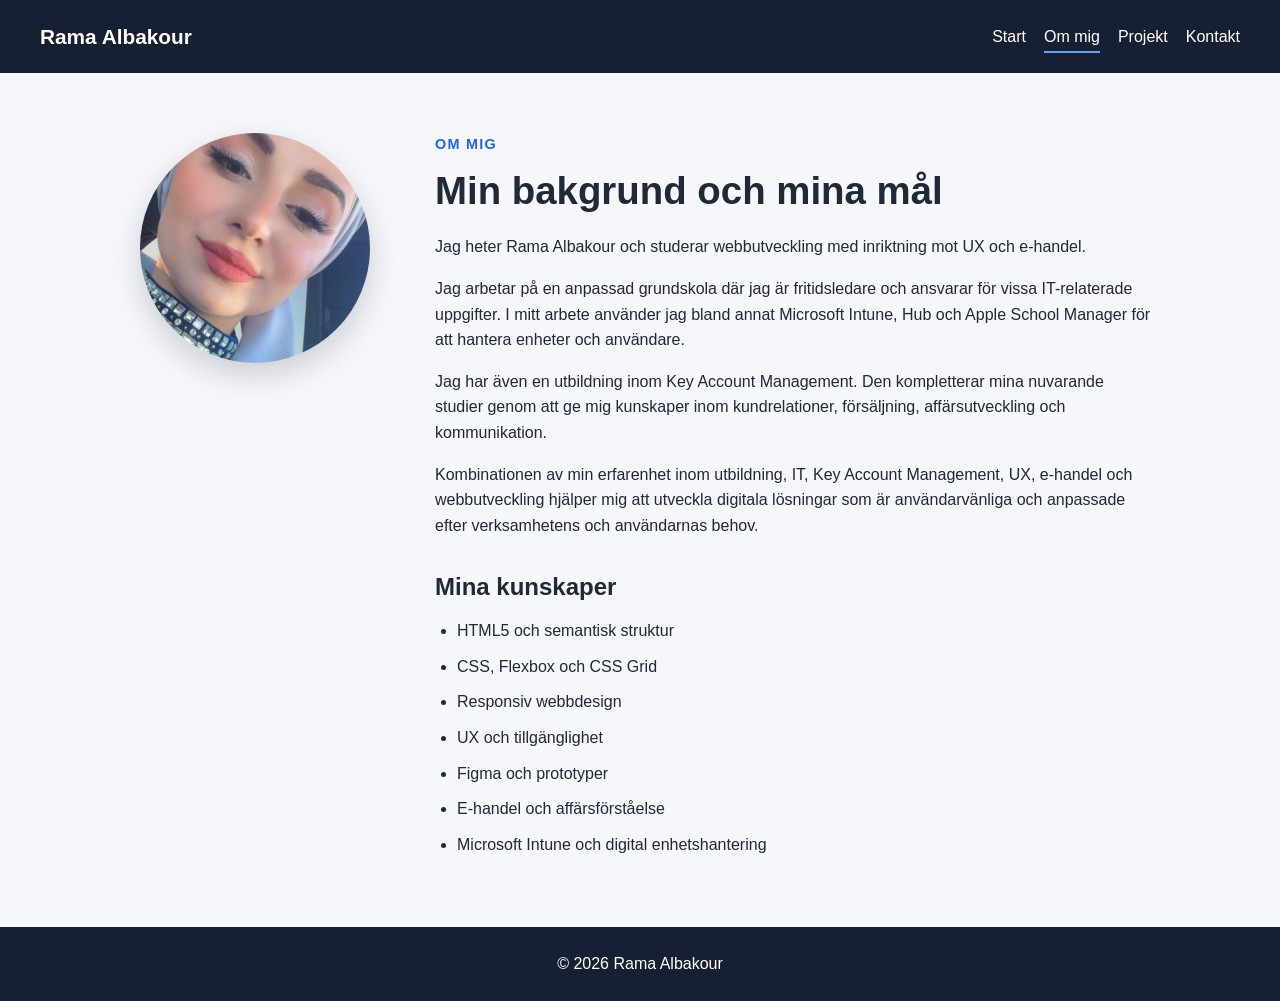
<file: about.html>
<!DOCTYPE html>
<html lang="sv">

<head>
    <meta charset="UTF-8">
    <meta name="viewport" content="width=device-width, initial-scale=1.0">

    <meta
        name="description"
        content="Läs mer om Rama Albakour, hennes utbildning och erfarenhet inom IT, UX och e-handel."
    >

    <title>Om mig | Rama Albakour</title>

    <link rel="stylesheet" href="css/style.css">
</head>

<body>

    <header class="site-header">
        <nav class="navbar" aria-label="Huvudnavigation">
            <a href="index.html" class="logo">Rama Albakour</a>

            <ul class="nav-links">
                <li><a href="index.html">Start</a></li>

                <li>
                    <a href="about.html" aria-current="page">Om mig</a>
                </li>

                <li><a href="projects.html">Projekt</a></li>
                <li><a href="contact.html">Kontakt</a></li>
            </ul>
        </nav>
    </header>

    <main>
        <section class="about-section">
            <div class="about-image-wrapper">
                <img
                    src="assets/images/profile.png"
                    alt="Porträtt av Rama Albakour"
                    class="profile-image"
                >
            </div>

            <div class="about-content">
                <p class="eyebrow">Om mig</p>

                <h1>Min bakgrund och mina mål</h1>

                <p>
                    Jag heter Rama Albakour och studerar webbutveckling
                    med inriktning mot UX och e-handel.
                </p>

                <p>
                    Jag arbetar på en anpassad grundskola där jag är
                    fritidsledare och ansvarar för vissa IT-relaterade
                    uppgifter. I mitt arbete använder jag bland annat
                    Microsoft Intune, Hub och Apple School Manager för
                    att hantera enheter och användare.
                </p>

                <p>
                    Jag har även en utbildning inom Key Account Management.
                    Den kompletterar mina nuvarande studier genom att ge mig
                    kunskaper inom kundrelationer, försäljning,
                    affärsutveckling och kommunikation.
                </p>

                <p>
                    Kombinationen av min erfarenhet inom utbildning, IT,
                    Key Account Management, UX, e-handel och webbutveckling
                    hjälper mig att utveckla digitala lösningar som är
                    användarvänliga och anpassade efter verksamhetens och
                    användarnas behov.
                </p>

                <h2>Mina kunskaper</h2>

                <ul class="skills-list">
                    <li>HTML5 och semantisk struktur</li>
                    <li>CSS, Flexbox och CSS Grid</li>
                    <li>Responsiv webbdesign</li>
                    <li>UX och tillgänglighet</li>
                    <li>Figma och prototyper</li>
                    <li>E-handel och affärsförståelse</li>
                    <li>Microsoft Intune och digital enhetshantering</li>
                </ul>
            </div>
        </section>
    </main>

    <footer class="site-footer">
        <p>&copy; 2026 Rama Albakour</p>
    </footer>

</body>

</html>
</file>
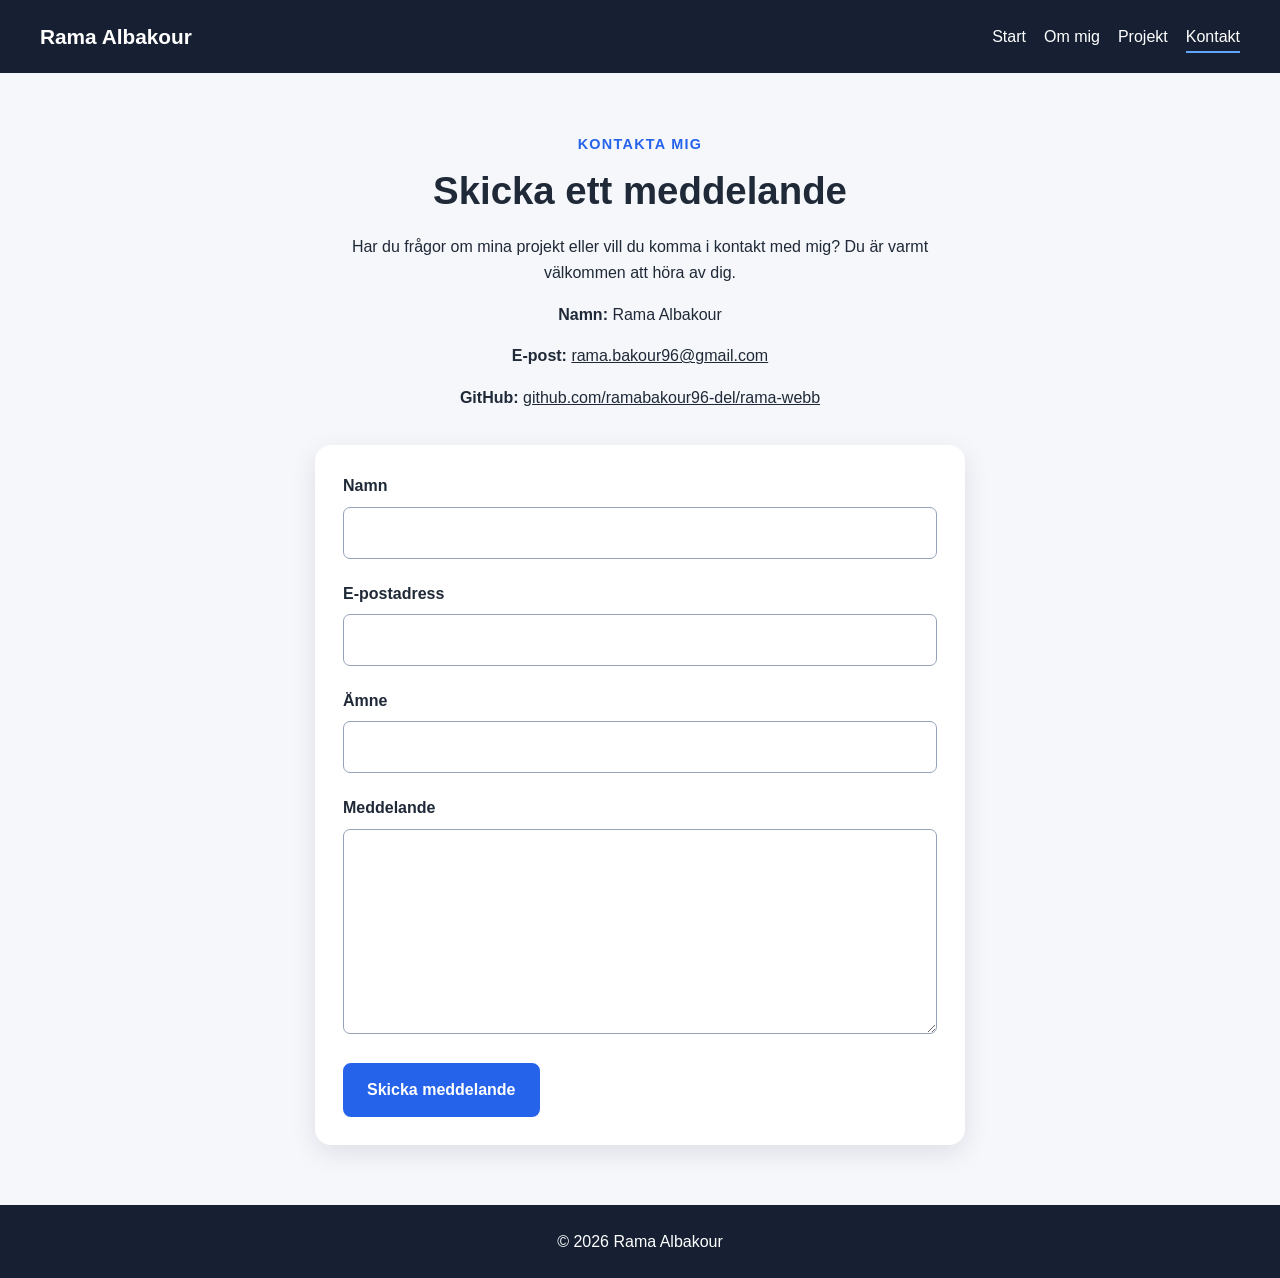
<file: contact.html>
<!DOCTYPE html>
<html lang="sv">

<head>
    <meta charset="UTF-8">
    <meta name="viewport" content="width=device-width, initial-scale=1.0">

    <meta
        name="description"
        content="Kontakta Rama Albakour via e-post, GitHub eller kontaktformulär."
    >

    <title>Kontakt | Rama Albakour</title>

    <link rel="stylesheet" href="css/style.css">
</head>

<body>

    <header class="site-header">
        <nav class="navbar" aria-label="Huvudnavigation">

            <a href="index.html" class="logo">
                Rama Albakour
            </a>

            <ul class="nav-links">
                <li>
                    <a href="index.html">Start</a>
                </li>

                <li>
                    <a href="about.html">Om mig</a>
                </li>

                <li>
                    <a href="projects.html">Projekt</a>
                </li>

                <li>
                    <a href="contact.html" aria-current="page">
                        Kontakt
                    </a>
                </li>
            </ul>

        </nav>
    </header>

    <main>

        <section class="contact-section">

            <div class="contact-intro">

                <p class="eyebrow">Kontakta mig</p>

                <h1>Skicka ett meddelande</h1>

                <p>
                    Har du frågor om mina projekt eller vill du komma i
                    kontakt med mig? Du är varmt välkommen att höra av dig.
                </p>

                <p>
                    <strong>Namn:</strong>
                    Rama Albakour
                </p>

                <p>
                    <strong>E-post:</strong>

                    <a href="mailto:rama.bakour96@gmail.com">
                        rama.bakour96@gmail.com
                    </a>
                </p>

                <p>
                    <strong>GitHub:</strong>

                    <a
                        href="https://github.com/ramabakour96-del/rama-webb"
                        target="_blank"
                        rel="noopener noreferrer"
                    >
                        github.com/ramabakour96-del/rama-webb
                    </a>
                </p>

            </div>

            <form
                class="contact-form"
                action="https://formspree.io/f/xlgqlgww"
                method="POST"
            >

                <div class="form-group">

                    <label for="name">
                        Namn
                    </label>

                    <input
                        type="text"
                        id="name"
                        name="name"
                        autocomplete="name"
                        required
                    >

                </div>

                <div class="form-group">

                    <label for="email">
                        E-postadress
                    </label>

                    <input
                        type="email"
                        id="email"
                        name="email"
                        autocomplete="email"
                        required
                    >

                </div>

                <div class="form-group">

                    <label for="subject">
                        Ämne
                    </label>

                    <input
                        type="text"
                        id="subject"
                        name="subject"
                        required
                    >

                </div>

                <div class="form-group">

                    <label for="message">
                        Meddelande
                    </label>

                    <textarea
                        id="message"
                        name="message"
                        rows="7"
                        required
                    ></textarea>

                </div>

                <input
                    type="hidden"
                    name="_subject"
                    value="Nytt meddelande från Rama Albakours portfolio"
                >

                <button type="submit" class="button">
                    Skicka meddelande
                </button>

            </form>

        </section>

    </main>

    <footer class="site-footer">
        <p>&copy; 2026 Rama Albakour</p>
    </footer>

</body>

</html>
</file>
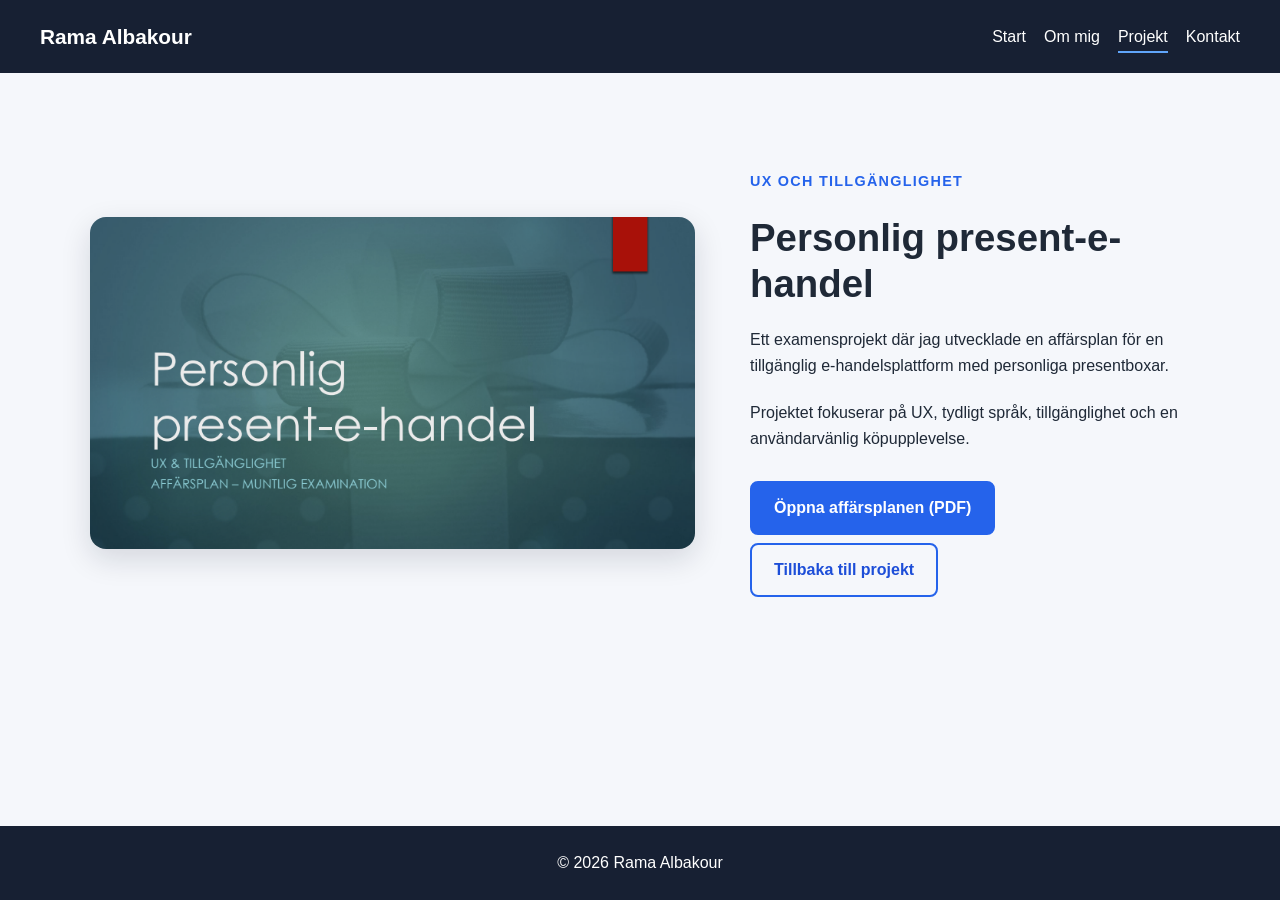
<file: giftbox.html>
<!DOCTYPE html>
<html lang="sv">

<head>
    <meta charset="UTF-8">
    <meta name="viewport" content="width=device-width, initial-scale=1.0">

    <meta
        name="description"
        content="Personlig present-e-handel med fokus på UX och tillgänglighet."
    >

    <title>Personlig present-e-handel | Rama Albakour</title>

    <link rel="stylesheet" href="css/style.css">
</head>

<body>

    <header class="site-header">
        <nav class="navbar" aria-label="Huvudnavigation">
            <a href="index.html" class="logo">Rama Albakour</a>

            <ul class="nav-links">
                <li><a href="index.html">Start</a></li>
                <li><a href="about.html">Om mig</a></li>
                <li>
                    <a href="projects.html" aria-current="page">Projekt</a>
                </li>
                <li><a href="contact.html">Kontakt</a></li>
            </ul>
        </nav>
    </header>

    <main>
        <section class="giftbox-project">

            <div class="giftbox-image">
                <img
                    src="assets/images/giftbox-cover.png"
                    alt="Omslagsbild för projektet Personlig present-e-handel"
                >
            </div>

            <div class="giftbox-content">
                <p class="eyebrow">UX och tillgänglighet</p>

                <h1>Personlig present-e-handel</h1>

                <p>
                    Ett examensprojekt där jag utvecklade en affärsplan
                    för en tillgänglig e-handelsplattform med personliga
                    presentboxar.
                </p>

                <p>
                    Projektet fokuserar på UX, tydligt språk,
                    tillgänglighet och en användarvänlig köpupplevelse.
                </p>

                <a
                    href="assets/pdf/Affärsplan.pptx.pdf"
                    target="_blank"
                    rel="noopener"
                    class="button"
                >
                    Öppna affärsplanen (PDF)
                </a>

                <a
                    href="projects.html"
                    class="button button-secondary"
                >
                    Tillbaka till projekt
                </a>
            </div>

        </section>
    </main>

    <footer class="site-footer">
        <p>&copy; 2026 Rama Albakour</p>
    </footer>

</body>

</html>
</file>
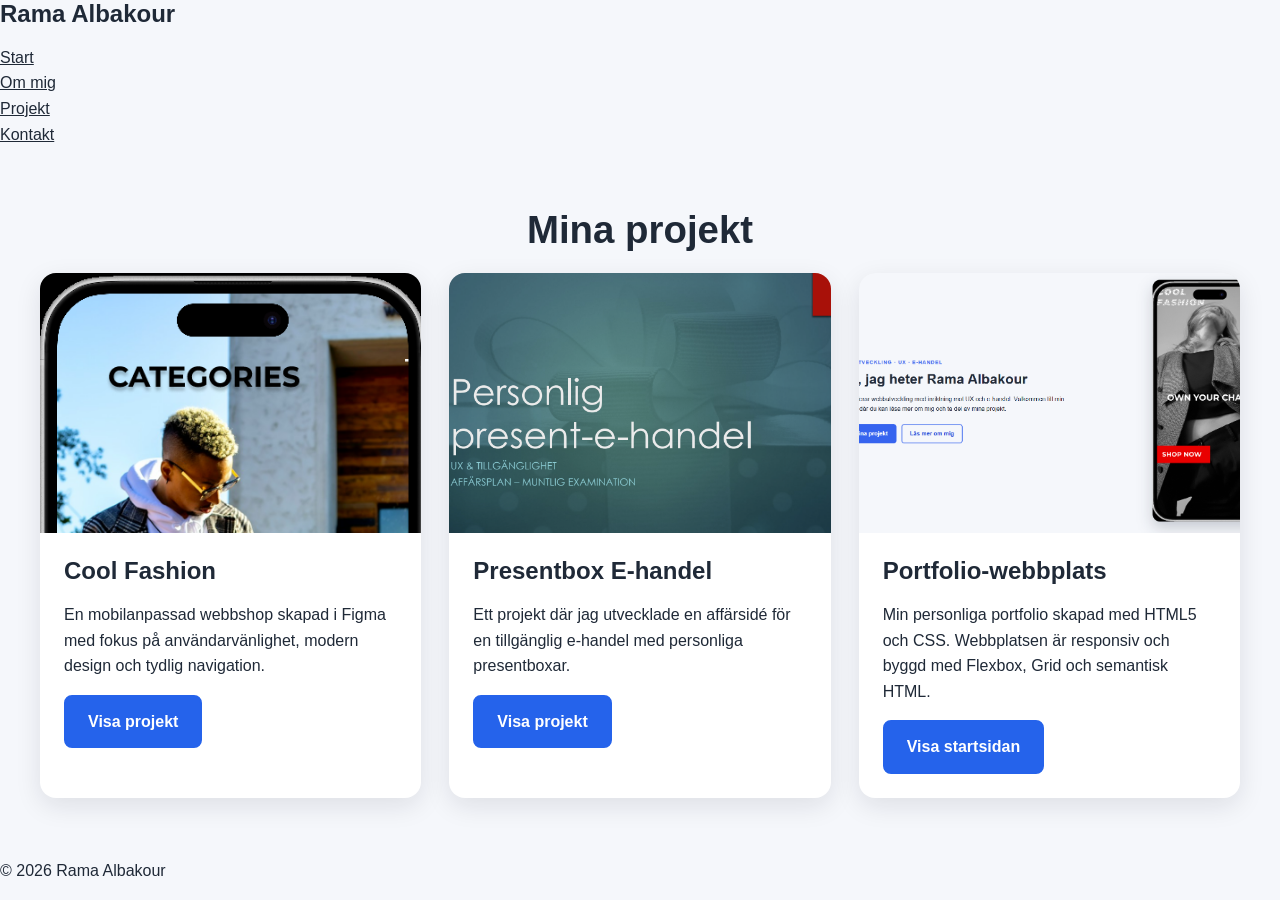
<file: projects.html>
<!DOCTYPE html>
<html lang="sv">

<head>
    <meta charset="UTF-8">
    <meta name="viewport" content="width=device-width, initial-scale=1.0">
    <title>Projekt | Rama Albakour</title>

    <link rel="stylesheet" href="css/style.css">
</head>

<body>

<header>
    <nav>
        <h2>Rama Albakour</h2>

        <ul>
            <li><a href="index.html">Start</a></li>
            <li><a href="about.html">Om mig</a></li>
            <li><a href="projects.html">Projekt</a></li>
            <li><a href="contact.html">Kontakt</a></li>
        </ul>
    </nav>
</header>

<main>

    <section class="projects-section">

        <h1>Mina projekt</h1>

        <div class="project-grid">

            <!-- Projekt 1 -->
            <article class="project-card">

                <img src="assets/images/cool-fashion-home.png"
                    alt="Startsida från Cool Fashion">

                <div class="project-card-content">

                    <h2>Cool Fashion</h2>

                    <p>
                        En mobilanpassad webbshop skapad i Figma med fokus på
                        användarvänlighet, modern design och tydlig navigation.
                    </p>

                    <a href="cool-fashion.html" class="button">
                        Visa projekt
                    </a>

                </div>

            </article>


            <!-- Projekt 2 -->
            <article class="project-card">

                <img src="assets/images/giftbox-cover.png"
     alt="Startsida från Cool Fashion-projektet">

                <div class="project-card-content">

                    <h2>Presentbox E-handel</h2>

                    <p>
                        Ett projekt där jag utvecklade en affärsidé för en
                        tillgänglig e-handel med personliga presentboxar.
                    </p>

                    <a href="giftbox.html" class="button">
                        Visa projekt
                    </a>

                </div>

            </article>


            <!-- Projekt 3 -->
            <article class="project-card">

                <img src="assets/images/portfolio.png"
                    alt="Portfolio-webbplats">

                <div class="project-card-content">

                    <h2>Portfolio-webbplats</h2>

                    <p>
                        Min personliga portfolio skapad med HTML5 och CSS.
                        Webbplatsen är responsiv och byggd med Flexbox,
                        Grid och semantisk HTML.
                    </p>

                    <a href="index.html" class="button">
                        Visa startsidan
                    </a>

                </div>

            </article>

        </div>

    </section>

</main>

<footer>
    <p>&copy; 2026 Rama Albakour</p>
</footer>

</body>

</html>
</file>
<file: css/style.css>
* {
    margin: 0;
    padding: 0;
    box-sizing: border-box;
}

html {
    scroll-behavior: smooth;
}

body {
    min-height: 100vh;
    display: flex;
    flex-direction: column;
    font-family: Arial, Helvetica, sans-serif;
    line-height: 1.6;
    background-color: #f5f7fb;
    color: #1f2937;
}

main {
    flex: 1;
}

img {
    max-width: 100%;
    height: auto;
    display: block;
}

h1,
h2,
h3 {
    line-height: 1.2;
}

h1 {
    font-size: 2rem;
    margin-bottom: 20px;
}

h2 {
    font-size: 1.5rem;
    margin-bottom: 16px;
}

p {
    margin-bottom: 16px;
}

a {
    color: inherit;
}

.eyebrow {
    margin-bottom: 12px;
    color: #2563eb;
    font-size: 0.9rem;
    font-weight: bold;
    letter-spacing: 0.08rem;
    text-transform: uppercase;
}

.section-intro {
    max-width: 700px;
    margin: 0 auto 40px;
    text-align: center;
}


/* =========================
   Header och navigation
   Flexbox
   ========================= */

.site-header {
    background-color: #172033;
    color: #ffffff;
}

.navbar {
    width: min(100% - 32px, 1200px);
    margin: 0 auto;
    padding: 20px 0;
    display: flex;
    flex-direction: column;
    gap: 18px;
}

.logo {
    font-size: 1.3rem;
    font-weight: bold;
    text-decoration: none;
}

.nav-links {
    display: flex;
    flex-wrap: wrap;
    gap: 10px 18px;
    list-style: none;
}

.nav-links a {
    padding: 6px 0;
    color: #ffffff;
    text-decoration: none;
}

.nav-links a:hover {
    color: #93c5fd;
}

.nav-links a[aria-current="page"] {
    border-bottom: 2px solid #60a5fa;
}


/* =========================
   Fokus och tillgänglighet
   ========================= */

a:focus-visible,
button:focus-visible,
input:focus-visible,
textarea:focus-visible {
    outline: 3px solid #f59e0b;
    outline-offset: 4px;
}


/* =========================
   Knappar
   ========================= */

.button {
    display: inline-block;
    padding: 12px 22px;
    border: 2px solid #2563eb;
    border-radius: 8px;
    background-color: #2563eb;
    color: #ffffff;
    font: inherit;
    font-weight: bold;
    text-decoration: none;
    cursor: pointer;
}

.button:hover {
    border-color: #1d4ed8;
    background-color: #1d4ed8;
}

.button-secondary {
    background-color: transparent;
    color: #1d4ed8;
}

.button-secondary:hover {
    color: #ffffff;
}


/* =========================
   Startsida
   ========================= */

.hero {
    width: min(100% - 32px, 1200px);
    margin: 0 auto;
    padding: 60px 0;
    display: flex;
    flex-direction: column;
    align-items: center;
    gap: 40px;
}

.hero-content {
    max-width: 650px;
    text-align: center;
}

.hero-content > p:not(.eyebrow) {
    font-size: 1.05rem;
}

.hero-buttons {
    margin-top: 28px;
    display: flex;
    flex-direction: column;
    align-items: center;
    gap: 14px;
}

.hero-image {
    width: min(100%, 320px);
    border-radius: 20px;
    box-shadow: 0 18px 40px rgba(15, 23, 42, 0.2);
}

.intro-section {
    padding: 60px 16px;
    background-color: #ffffff;
}

.intro-section > h2 {
    margin-bottom: 35px;
    text-align: center;
}

.intro-grid {
    width: min(100%, 1100px);
    margin: 0 auto;
    display: grid;
    grid-template-columns: 1fr;
    gap: 22px;
}

.info-card {
    padding: 28px;
    border-radius: 14px;
    background-color: #f8fafc;
    box-shadow: 0 6px 20px rgba(15, 23, 42, 0.08);
}


/* =========================
   Om mig
   ========================= */

.about-section {
    width: min(100% - 32px, 1050px);
    margin: 0 auto;
    padding: 60px 0;
    display: flex;
    flex-direction: column;
    gap: 40px;
}

.about-image-wrapper {
    display: flex;
    justify-content: center;
}

.profile-image {
    width: 230px;
    height: 230px;
    border-radius: 50%;
    object-fit: cover;
    box-shadow: 0 12px 30px rgba(15, 23, 42, 0.18);
}

.about-content {
    max-width: 720px;
}

.about-content h2 {
    margin-top: 35px;
}

.skills-list {
    padding-left: 22px;
}

.skills-list li {
    margin-bottom: 10px;
}


/* =========================
   Projekt – CSS Grid
   ========================= */

.projects-section {
    width: min(100% - 32px, 1200px);
    margin: 0 auto;
    padding: 60px 0;
    text-align: center;
}

.project-grid {
    display: grid;
    grid-template-columns: 1fr;
    gap: 28px;
}

.project-card {
    overflow: hidden;
    border-radius: 16px;
    background-color: #ffffff;
    text-align: left;
    box-shadow: 0 8px 26px rgba(15, 23, 42, 0.1);
}

.project-card img {
    width: 100%;
    height: 260px;
    object-fit: cover;
    object-position: top;
    background-color: #e5e7eb;
}

.project-card-content {
    padding: 24px;
}

.project-status {
    display: inline-block;
    margin-top: 8px;
    color: #475569;
    font-size: 0.9rem;
    font-weight: bold;
}


/* =========================
   Cool Fashion-galleri
   ========================= */

.project-detail {
    width: min(100% - 32px, 1100px);
    margin: 0 auto;
    padding: 60px 0;
    text-align: center;
}

.project-gallery {
    margin: 45px 0;
    display: grid;
    grid-template-columns: 1fr;
    gap: 30px;
}

.project-gallery figure {
    padding: 20px;
    border-radius: 16px;
    background-color: #ffffff;
    box-shadow: 0 8px 26px rgba(15, 23, 42, 0.1);
}

.project-gallery img {
    width: 100%;
    max-height: 650px;
    object-fit: contain;
    border-radius: 10px;
    background-color: #f1f5f9;
}

.project-gallery figcaption {
    margin-top: 18px;
    color: #475569;
    text-align: left;
}

.project-gallery figcaption strong {
    display: block;
    margin-bottom: 6px;
    color: #1f2937;
}


/* =========================
   Kontaktformulär
   ========================= */

.contact-section {
    width: min(100% - 32px, 900px);
    margin: 0 auto;
    padding: 60px 0;
}

.contact-intro {
    max-width: 650px;
    margin: 0 auto 35px;
    text-align: center;
}

.contact-form {
    max-width: 650px;
    margin: 0 auto;
    padding: 28px;
    border-radius: 16px;
    background-color: #ffffff;
    box-shadow: 0 8px 26px rgba(15, 23, 42, 0.1);
}

.form-group {
    margin-bottom: 22px;
}

.form-group label {
    display: block;
    margin-bottom: 8px;
    font-weight: bold;
}

.form-group input,
.form-group textarea {
    width: 100%;
    padding: 12px;
    border: 1px solid #94a3b8;
    border-radius: 7px;
    background-color: #ffffff;
    color: #1f2937;
    font: inherit;
}

.form-group textarea {
    resize: vertical;
}


/* =========================
   Footer
   ========================= */

.site-footer {
    padding: 24px 16px;
    background-color: #172033;
    color: #ffffff;
    text-align: center;
}

.site-footer p {
    margin: 0;
}




@media (min-width: 480px) {
    h1 {
        font-size: 2.4rem;
    }

    .hero-buttons {
        flex-direction: row;
        justify-content: center;
    }

    .project-gallery {
        grid-template-columns: repeat(2, 1fr);
    }
}




@media (min-width: 768px) {
    .navbar {
        flex-direction: row;
        justify-content: space-between;
        align-items: center;
    }

    .hero {
        min-height: 620px;
        flex-direction: row;
        justify-content: space-between;
    }

    .hero-content {
        text-align: left;
    }

    .hero-buttons {
        justify-content: flex-start;
    }

    .intro-grid {
        grid-template-columns: repeat(3, 1fr);
    }

    .about-section {
        flex-direction: row;
        align-items: flex-start;
    }

    .about-image-wrapper {
        flex: 0 0 280px;
    }

    .project-grid {
        grid-template-columns: repeat(3, 1fr);
    }

    .project-gallery {
        grid-template-columns: repeat(2, 1fr);
    }
}
/* =========================
   Giftbox-projekt
   ========================= */

.giftbox-project {
    width: min(100% - 32px, 1100px);
    margin: 0 auto;
    padding: 60px 0;
    display: flex;
    flex-direction: column;
    align-items: center;
    gap: 40px;
}

.giftbox-image {
    width: 100%;
}

.giftbox-image img {
    width: 100%;
    height: auto;
    border-radius: 16px;
    box-shadow: 0 10px 30px rgba(15, 23, 42, 0.14);
}

.giftbox-content {
    width: 100%;
    max-width: 560px;
}

.giftbox-content p {
    margin-bottom: 22px;
}

.giftbox-content .button {
    margin-top: 8px;
    margin-right: 10px;
}

@media (min-width: 768px) {
    .giftbox-project {
        min-height: 620px;
        flex-direction: row;
        justify-content: space-between;
        align-items: center;
    }

    .giftbox-image {
        width: 55%;
    }

    .giftbox-content {
        width: 40%;
    }
}
</file>
